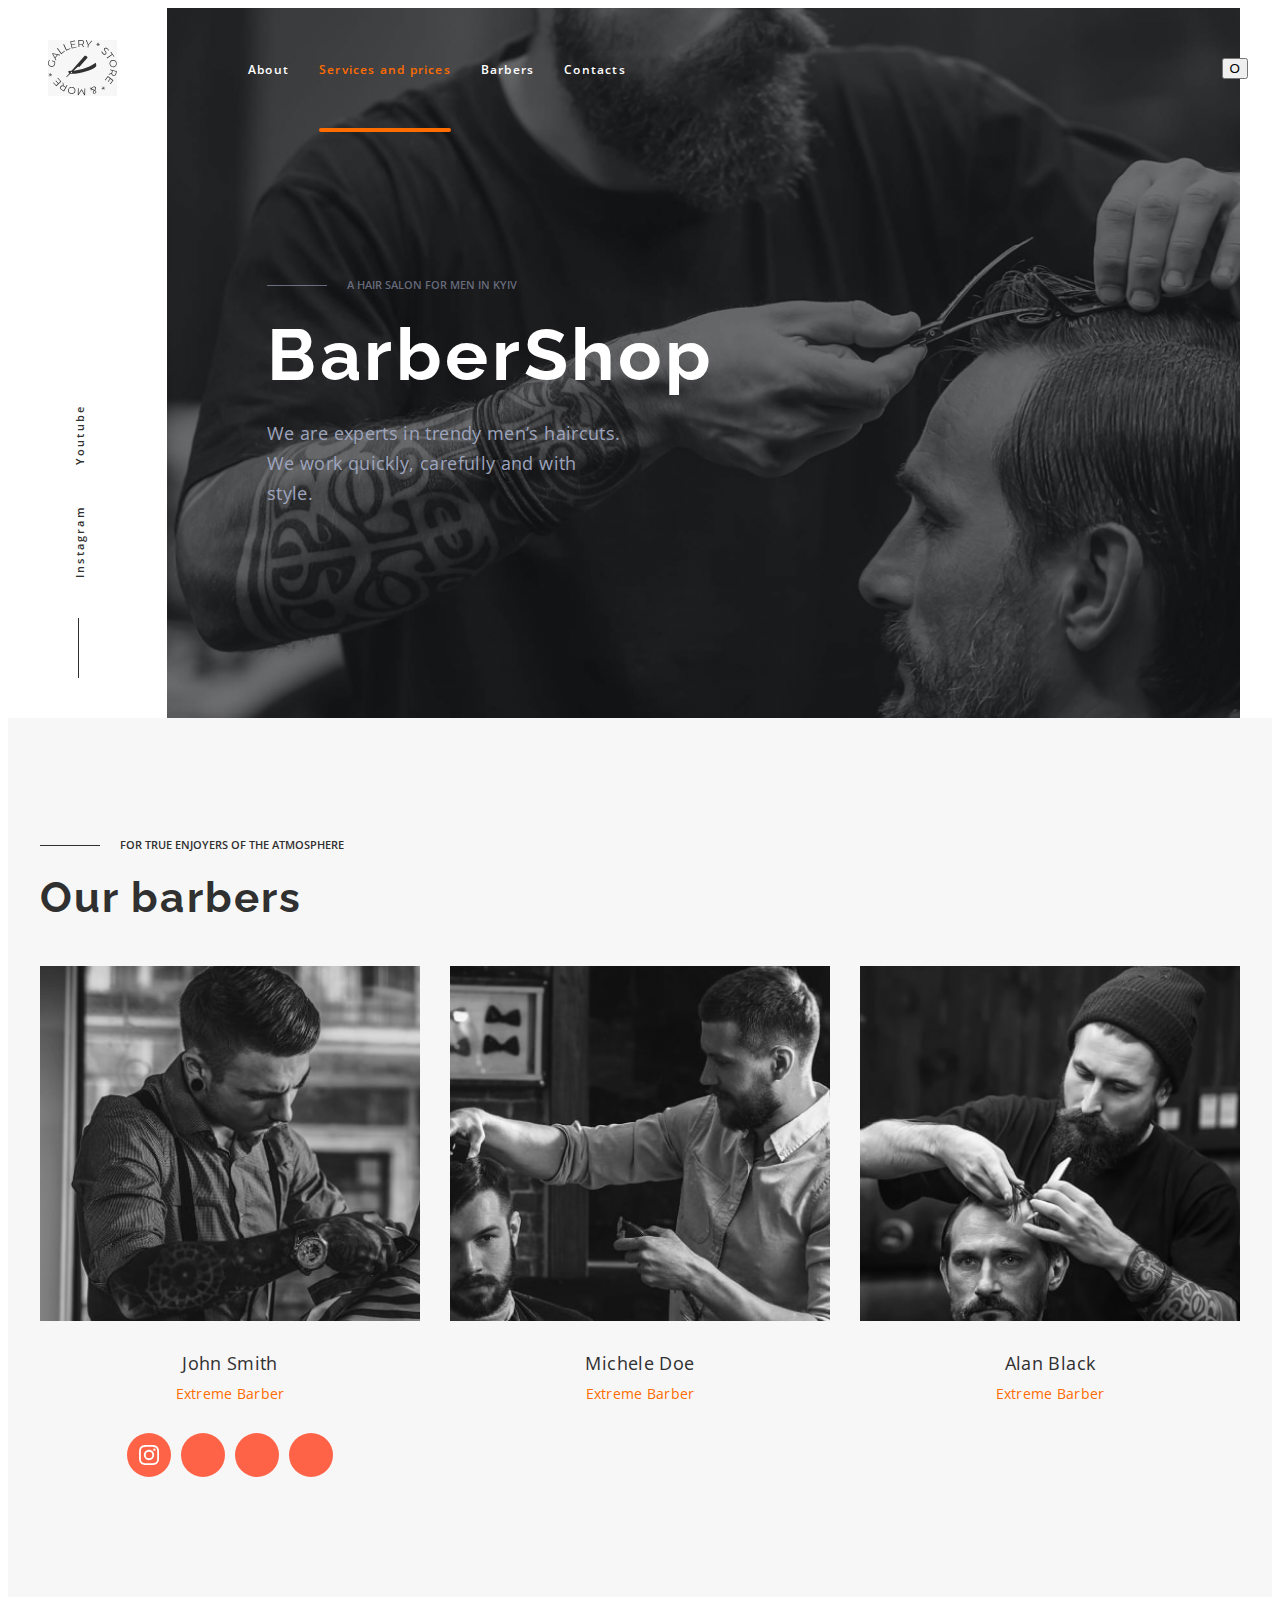
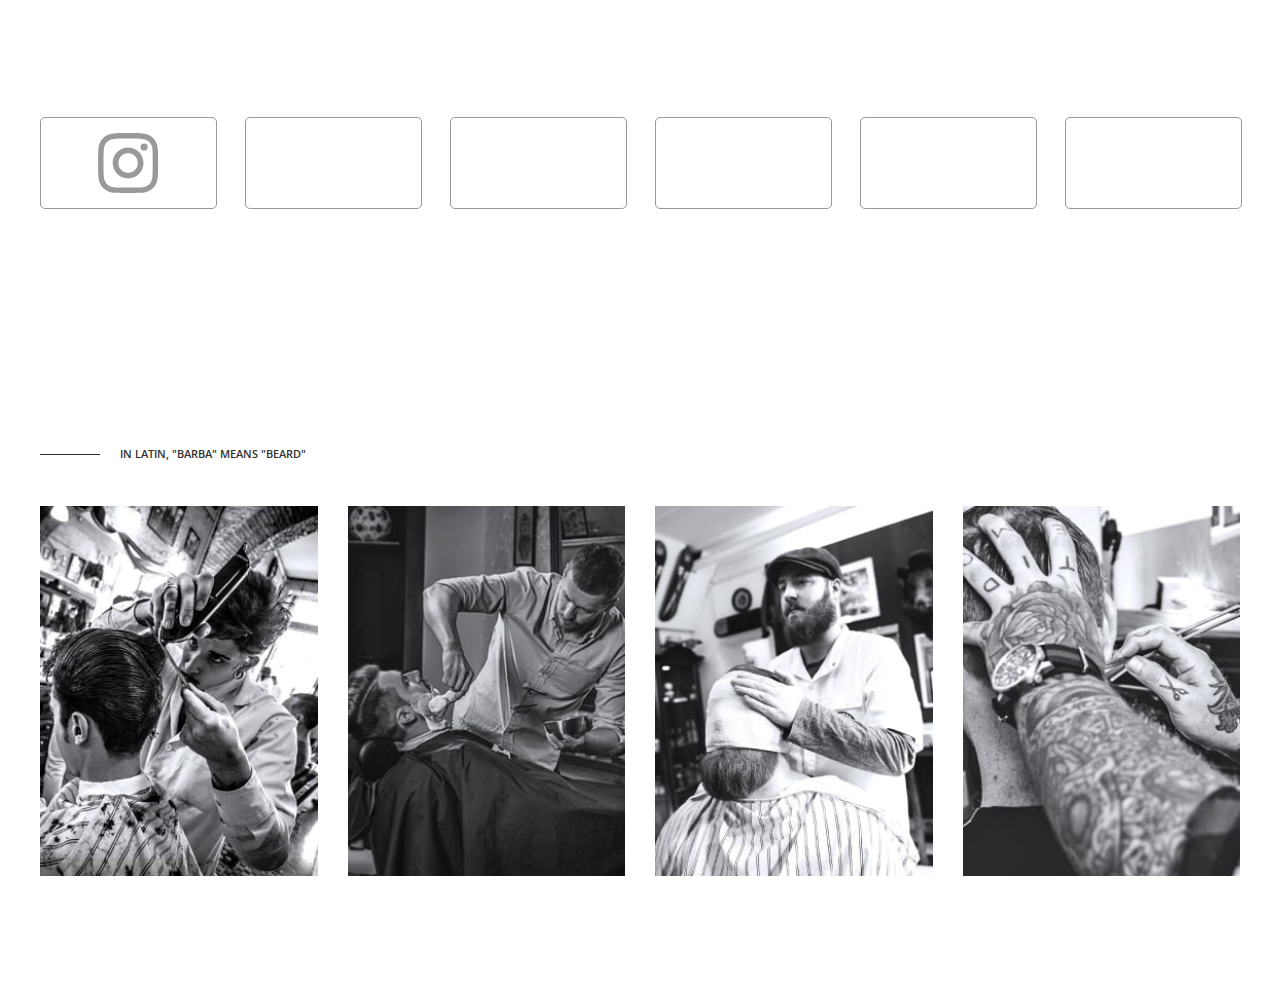
<file: index.html>
<!DOCTYPE html>
<html lang="en">
  <head>
    <meta charset="UTF-8" />
    <meta http-equiv="X-UA-Compatible" content="IE=edge" />
    <meta name="viewport" content="width=device-width, initial-scale=1.0" />
    <title>Barbershop &#128136;</title>
    <link href="https://fonts.googleapis.com" rel="preconnect" />
    <link href="https://fonts.gstatic.com" rel="preconnect" crossorigin />
    <link
      href="https://fonts.googleapis.com/css2?family=Open+Sans:wght@400;600;700&family=Raleway:wght@700&display=swap"
      rel="stylesheet"
    />
    <link
      href="https://cdnjs.cloudflare.com/ajax/libs/modern-normalize/1.1.0/modern-normalize.min.css"
      rel="stylesheet"
      integrity="sha512-wpPYUAdjBVSE4KJnH1VR1HeZfpl1ub8YT/NKx4PuQ5NmX2tKuGu6U/JRp5y+Y8XG2tV+wKQpNHVUX03MfMFn9Q=="
      crossorigin="anonymous"
      referrerpolicy="no-referrer"
    />
    <link href="https://unpkg.com/aos@2.3.1/dist/aos.css" rel="stylesheet" />
    <link
      href="https://cdnjs.cloudflare.com/ajax/libs/animate.css/4.1.1/animate.min.css"
      rel="stylesheet"
    />
    <link href="./css/styles.css" rel="stylesheet" />
    <link href="./css/mobile.css" rel="stylesheet" />
    <link href="./css/tablet.css" rel="stylesheet" />
    <link href="./css/desktop.css" rel="stylesheet" />
  </head>
  <body>
    <header class="header">
      <div class="container header-container">
        <nav class="header-navigation">
          <a class="header-logo" href>
            <img src="./img/logo.svg" alt="site logo" />
          </a>
          <ul class="header-list list">
            <li class="header-item">
              <a class="header-link link" href="./about.html">About</a>
            </li>
            <li class="header-item">
              <a class="header-link link current" href>Services and prices</a>
            </li>
            <li class="header-item">
              <a class="header-link link" href="#barbers">Barbers</a>
            </li>
            <li class="header-item">
              <a class="header-link link" href>Contacts</a>
            </li>
          </ul>
        </nav>
        <a class="header-tel link" href="tel:+380441111111"
          >+38 044 111 11 11</a
        >
        <button class="header-btn btn" data-modal-open type="button">
          Online-booking
        </button>
        <button class="menu-open-btn" data-menu-open type="button">O</button>
      </div>
      <div class="mob-menu is-hidden" data-menu>
        <div class="container">
          <div>
            <button class="menu-open-btn" data-menu-close type="button">
              X
            </button>
            <nav>
              <ul class="mob-menu-list list">
                <li class="mob-menu-item">
                  <a class="mob-menu-link link" href="./about.html">About</a>
                </li>
                <li class="mob-menu-item">
                  <a class="mob-menu-link link current" href
                    >Services and prices</a
                  >
                </li>
                <li class="mob-menu-item">
                  <a class="mob-menu-link link" href="#barbers">Barbers</a>
                </li>
                <li class="mob-menu-item">
                  <a class="mob-menu-link link" href>Contacts</a>
                </li>
              </ul>
            </nav>
          </div>
          <div>
            <a class="mob-menu-tel link" href="tel:+380441111111"
              >+38 044 111 11 11</a
            >
            <button class="mob-menu-btn btn" data-modal-open type="button">
              Online-booking
            </button>
            <ul class="mob-soc-list list">
              <li class="mob-soc-item">
                <a
                  class="mob-soc-link link"
                  href
                  target="_blank"
                  rel="noopener noreferrer nofollow"
                  >Instagram</a
                >
              </li>
              <li class="mob-soc-item">
                <a
                  class="mob-soc-link link"
                  href
                  target="_blank"
                  rel="noopener noreferrer nofollow"
                  >Youtube</a
                >
              </li>
            </ul>
          </div>
        </div>
      </div>
    </header>
    <main>
      <section class="hero">
        <div class="container hero-container">
          <div class="hero-soc">
            <ul class="hero-list list">
              <li class="hero-item">
                <a
                  class="hero-link link"
                  href
                  target="_blank"
                  rel="noopener noreferrer nofollow"
                  >Instagram</a
                >
              </li>
              <li class="hero-item">
                <a
                  class="hero-link link"
                  href
                  target="_blank"
                  rel="noopener noreferrer nofollow"
                  >Youtube</a
                >
              </li>
            </ul>
          </div>
          <div class="hero-wrap">
            <p class="hero-suptitle suptitle">A hair salon for men in Kyiv</p>
            <h1 class="hero-title animate__animated animate__wobble">
              BarberShop
            </h1>
            <p class="hero-subtitle">
              We are experts in trendy men’s haircuts. We work quickly,
              carefully and with style.
            </p>
          </div>
        </div>
      </section>
      <!-- <section class="about">
        <div class="container about-container">
          <ul class="about-list list">
            <li class="about-item">
              <img
                src="./img/about-img-1.jpeg"
                alt="haircut"
                width="270"
                height="445"
              />
            </li>
            <li class="about-item">
              <img
                src="./img/about-img-2.jpeg"
                alt="haircut"
                width="270"
                height="445"
              />
            </li>
          </ul>
          <div class="about-wrap">
            <p class="about-suptitle suptitle">About</p>
            <h2 class="about-title title" data-aos="fade-right">
              Best Barbershop in your city
            </h2>
            <p class="about-subtitle">
              If you want to add more confidence to your image, you should
              definitely visit us.
            </p>
            <p class="about-text">
              We are a team that never stops at what has been achieved and are
              thirsty for changes. And when you fall into the hands of our
              master, you will never be the same again. We are a team that is
              always "on the same wave" with clients. Therefore, we are always
              ready to improve everyone who comes to us!
            </p>
            <button class="about-btn btn" data-modal-open type="button">
              Online-booking
            </button>
          </div>
        </div>
      </section> -->
      <!-- <section class="prices">
        <div class="container">
          <p class="prices-suptitle suptitle">
            Spend your time with the best masters
          </p>
          <h2 class="prices-title title" data-aos="flip-up">
            Services and prices
          </h2>
          <div class="prices-wrap">
            <ul class="prices-list list">
              <li class="prices-item">
                <p class="prices-item-text">Men’s haircut</p>
                <p class="prices-item-text">from 300 uah.</p>
              </li>
              <li class="prices-item">
                <p class="prices-item-text">Beard trim</p>
                <p class="prices-item-text">from 300 uah.</p>
              </li>
              <li class="prices-item">
                <p class="prices-item-text">Mustache trim</p>
                <p class="prices-item-text">from 300 uah.</p>
              </li>
              <li class="prices-item">
                <p class="prices-item-text">Straight razor shave</p>
                <p class="prices-item-text">from 300 uah.</p>
              </li>
            </ul>
            <ul class="prices-list list">
              <li class="prices-item">
                <p class="prices-item-text">Trainee’s haircut</p>

                <p class="prices-item-text">from 300 uah.</p>
              </li>
              <li class="prices-item">
                <p class="prices-item-text">Haircut under the nozzle</p>
                <p class="prices-item-text">from 300 uah.</p>
              </li>
              <li class="prices-item">
                <p class="prices-item-text">Children’s haircut (0-12 y.o.)</p>
                <p class="prices-item-text">from 300 uah.</p>
              </li>
              <li class="prices-item">
                <p class="prices-item-text">Camouflage of gray hair</p>
                <p class="prices-item-text">from 300 uah.</p>
              </li>
            </ul>
          </div>
          <button class="prices-btn btn" data-modal-open type="button">
            Online-booking
          </button>
        </div>
      </section> -->
      <!-- <section class="benefits">
        <div class="container benefits-container">
          <ul class="benefits-list list">
            <li class="benefits-item">
              <span>600</span>
              <p class="benefits-item-text">Satisfied customers per day</p>
            </li>
            <li class="benefits-item">
              <span>50</span>
              <p class="benefits-item-text">Awards for excellent service</p>
            </li>
            <li class="benefits-item">
              <span>20</span>
              <p class="benefits-item-text">Kyiv’s best barbers</p>
            </li>
            <li class="benefits-item">
              <span>100</span>
              <p class="benefits-item-text">Gifts for regular customers</p>
            </li>
          </ul>
          <div class="benefits-wrap">
            <p class="benefits-suptitle suptitle">Old traditional school</p>
            <h2 class="benefits-title title" data-aos="zoom-in-down">
              ¿Why people come to us?
            </h2>
            <p class="benefits-subtitle">
              Only good things are said about us. But it's better to see and
              feel 1 time than read 10 times.
            </p>
          </div>
        </div>
      </section> -->
      <section class="barbers" id="barbers">
        <div class="container container-mini">
          <p class="barbers-suptitle suptitle">
            For true enjoyers of the atmosphere
          </p>
          <h2 class="barbers-title title">Our barbers</h2>
          <ul class="barbers-list list">
            <li class="barbers-item">
              <div class="barbers-top-wrap">
                <img
                  src="./img/barbers-img-1.jpeg"
                  alt="barber image"
                  srcset="
                    ./img/barbers-img-1.jpeg    1x,
                    ./img/barbers-img-1-2x.jpeg 2x
                  "
                  width="370"
                  height="346"
                />
                <p class="barbers-top-text">
                  Lorem ipsum dolor sit amet consectetur, adipisicing elit. Odio
                  accusantium quasi qui ut voluptatum, placeat odit sint harum
                  magni expedita nihil illum itaque officia, dignissimos
                  nesciunt cupiditate, reprehenderit aperiam sit! Lorem ipsum
                  dolor sit amet consectetur, adipisicing elit. Odio accusantium
                  quasi qui ut voluptatum, placeat odit sint harum magni
                  expedita nihil illum itaque officia, dignissimos nesciunt
                  cupiditate, reprehenderit aperiam sit!
                </p>
              </div>

              <div class="barbers-content">
                <h3 class="barbers-item-title">John Smith</h3>
                <p class="barbers-item-text">Extreme Barber</p>
                <ul class="barbers-soc-list list">
                  <li class="barbers-soc-item">
                    <a class="barbers-soc-link link" href>
                      <svg class="barbers-soc-icon" width="20" height="20">
                        <use href="./img/icons.svg#icon-instagram"></use>
                      </svg>
                    </a>
                  </li>
                  <li class="barbers-soc-item">
                    <a class="barbers-soc-link link" href></a>
                  </li>
                  <li class="barbers-soc-item">
                    <a class="barbers-soc-link link" href></a>
                  </li>
                  <li class="barbers-soc-item">
                    <a class="barbers-soc-link link" href></a>
                  </li>
                </ul>
              </div>
            </li>
            <li class="barbers-item">
              <img
                src="./img/barbers-img-2.jpeg"
                alt="barber image"
                width="370"
                height="346"
              />
              <div class="barbers-content">
                <h3 class="barbers-item-title">Michele Doe</h3>
                <p class="barbers-item-text">Extreme Barber</p>
              </div>
            </li>
            <li class="barbers-item">
              <img
                src="./img/barbers-img-3.jpeg"
                alt="barber image"
                width="370"
                height="346"
              />
              <div class="barbers-content">
                <h3 class="barbers-item-title">Alan Black</h3>
                <p class="barbers-item-text">Extreme Barber</p>
              </div>
            </li>
          </ul>
        </div>
      </section>
      <section class="test">
        <div class="container">
          <ul class="test-list list">
            <li class="test-item">
              <a class="test-link link" href
                ><svg class="test-icon" width="106" height="60">
                  <use href="./img/icons.svg#icon-instagram"></use></svg
              ></a>
            </li>
            <li class="test-item"><a class="test-link link" href></a></li>
            <li class="test-item"><a class="test-link link" href></a></li>
            <li class="test-item"><a class="test-link link" href></a></li>
            <li class="test-item"><a class="test-link link" href></a></li>
            <li class="test-item"><a class="test-link link" href></a></li>
          </ul>
        </div>
      </section>
      <section class="gallery">
        <div class="container">
          <p class="gallery-suptitle suptitle">
            In Latin, "barba" means "beard"
          </p>
          <h2 class="visually-hidden">Gallery</h2>
          <ul class="gallery-list list">
            <li class="gallery-item">
              <picture>
                <source
                  srcset="
                    ./img/gallery-img-1.jpeg    1x,
                    ./img/gallery-img-1-2x.jpeg 2x
                  "
                  media="(min-width: 1200px)"
                />
                <source
                  srcset="
                    ./img/gallery-img-1-tab.jpeg    1x,
                    ./img/gallery-img-1-tab-2x.jpeg 2x
                  "
                  media="(min-width: 768px)"
                />
                <source
                  srcset="
                    ./img/gallery-img-1-mob.jpeg    1x,
                    ./img/gallery-img-1-mob-2x.jpeg 2x
                  "
                  media="(max-width: 767px)"
                />
                <img
                  src="./img/gallery-img-1.jpeg"
                  alt="barber work"
                  width="270"
                  height="360"
                />
              </picture>
            </li>
            <li class="gallery-item">
              <img
                src="./img/gallery-img-2.jpeg"
                alt="barber work"
                width="270"
                height="360"
              />
            </li>
            <li class="gallery-item">
              <img
                src="./img/gallery-img-3.jpeg"
                alt="barber work"
                width="270"
                height="360"
              />
            </li>
            <li class="gallery-item">
              <img
                src="./img/gallery-img-4.jpeg"
                alt="barber work"
                width="418"
                height="360"
              />
            </li>
          </ul>
        </div>
      </section>
      <!-- <div class="contact-wrap">
        <div class="container">
          <section class="online">
            <h2 class="online-title title">Online-booking</h2>
            <form class="online-form">
              <input
                class="online-input online-item"
                name="online-name"
                type="text"
                placeholder="Name*"
              />
              <input
                class="online-input online-item"
                name="online-phone"
                type="tel"
                placeholder="Phone*"
              />
              <textarea
                class="online-text online-item"
                name="online-message"
                placeholder="Message"
              ></textarea>
              <button class="btn online-btn" type="submit">send</button>
            </form>
          </section>
          <section class="contacts">
            <h2 class="contacts-title title">Contacts</h2>
            <address class="contacts-address">
              <ul class="contacts-list list">
                <li class="contacts-item">
                  <a
                    class="contacts-link bold link"
                    href="https://goo.gl/maps/DNSx9ZMqSHzAVsaaA"
                    >st. Vasilkivska, 7A<br />
                    Kyiv, 08132</a
                  >
                </li>
                <li class="contacts-item">
                  <a class="contacts-link link" href="tel:+380441111111"
                    >+38 044 111 11 11</a
                  >
                </li>
                <li class="contacts-item">
                  <a
                    class="contacts-link link"
                    href="mailto:barbershop@email.com"
                    >barbershop@email.com</a
                  >
                </li>
              </ul>
            </address>
            <p class="contacts-text">Working hours</p>
            <p class="contacts-schedule">Every day from 9:00 to 22:00</p>
          </section>
        </div>
      </div> -->
    </main>
    <!-- <footer class="footer">
      <div class="container footer-container">
        <p class="footer-copy">&copy;Copyright 2020</p>
        <ul class="footer-list list">
          <li class="footer-item">
            <a
              class="footer-link link"
              href
              target="_blank"
              rel="noopener noreferrer nofollow"
              >Instagram</a
            >
          </li>
          <li class="footer-item">
            <a
              class="footer-link link"
              href
              target="_blank"
              rel="noopener noreferrer nofollow"
              >Youtube</a
            >
          </li>
        </ul>
      </div>
    </footer> -->
    <div class="backdrop is-hidden" data-modal>
      <div class="modal">
        <button class="modal-close" data-modal-close type="button">X</button>
        <p class="modal-title">Заголовок модального вікна</p>
        <form class="modal-form">
          <label class="modal-input-text"
            ><span>Введіть імя*</span>
            <span class="input-wrap">
              <input
                class="modal-input"
                name="user-name"
                type="text"
                placeholder="Микола"
                required
                minlength="2"
              />
              <svg class="modal-input-icon" width="18" height="18">
                <use href="./img/icons.svg#icon-person"></use>
              </svg>
            </span>
          </label>
          <div class="modal-field">
            <label class="modal-input-text" for="user-email"
              >Введіть пошту</label
            >
            <div class="input-wrap">
              <input
                class="modal-input"
                id="user-email"
                name="user-email"
                type="email"
                placeholder="test@mail.com"
              />
              <svg class="modal-input-icon" width="18" height="18">
                <use href="./img/icons.svg#icon-person"></use>
              </svg>
            </div>
          </div>
          <div class="modal-field">
            <label class="modal-input-text" for="user-tel"
              >Введіть телефон*</label
            >
            <input
              class="modal-input"
              id="user-tel"
              name="user-tel"
              type="tel"
              title="+380 (96) 111-11-11"
              placeholder="+380 (96) 111-11-11"
              required
            />
          </div>
          <div class="modal-field">
            <label class="modal-input-text" for="user-text"
              >Введіть коментар</label
            >
            <textarea
              class="modal-comment"
              id="user-text"
              name="user-text"
              placeholder="Коментар"
            ></textarea>
          </div>

          <div class="modal-field">
            <input
              class="modal-check visually-hidden"
              id="policy"
              name="policy"
              type="checkbox"
              value="true"
              required
            />
            <label class="check-text" for="policy">
              <span>
                <svg class="check-icon" width="10" height="8">
                  <use href="./img/icons.svg#icon-check"></use>
                </svg>
              </span>
              Політика користування</label
            >
          </div>
          <button type="submit">Send</button>
        </form>
      </div>
    </div>
    <script src="./js/modal.js"></script>
    <script src="./js/menu.js"></script>
    <script src="https://unpkg.com/aos@2.3.1/dist/aos.js"></script>
    <script>
      AOS.init();
    </script>
  </body>
</html>
</file>
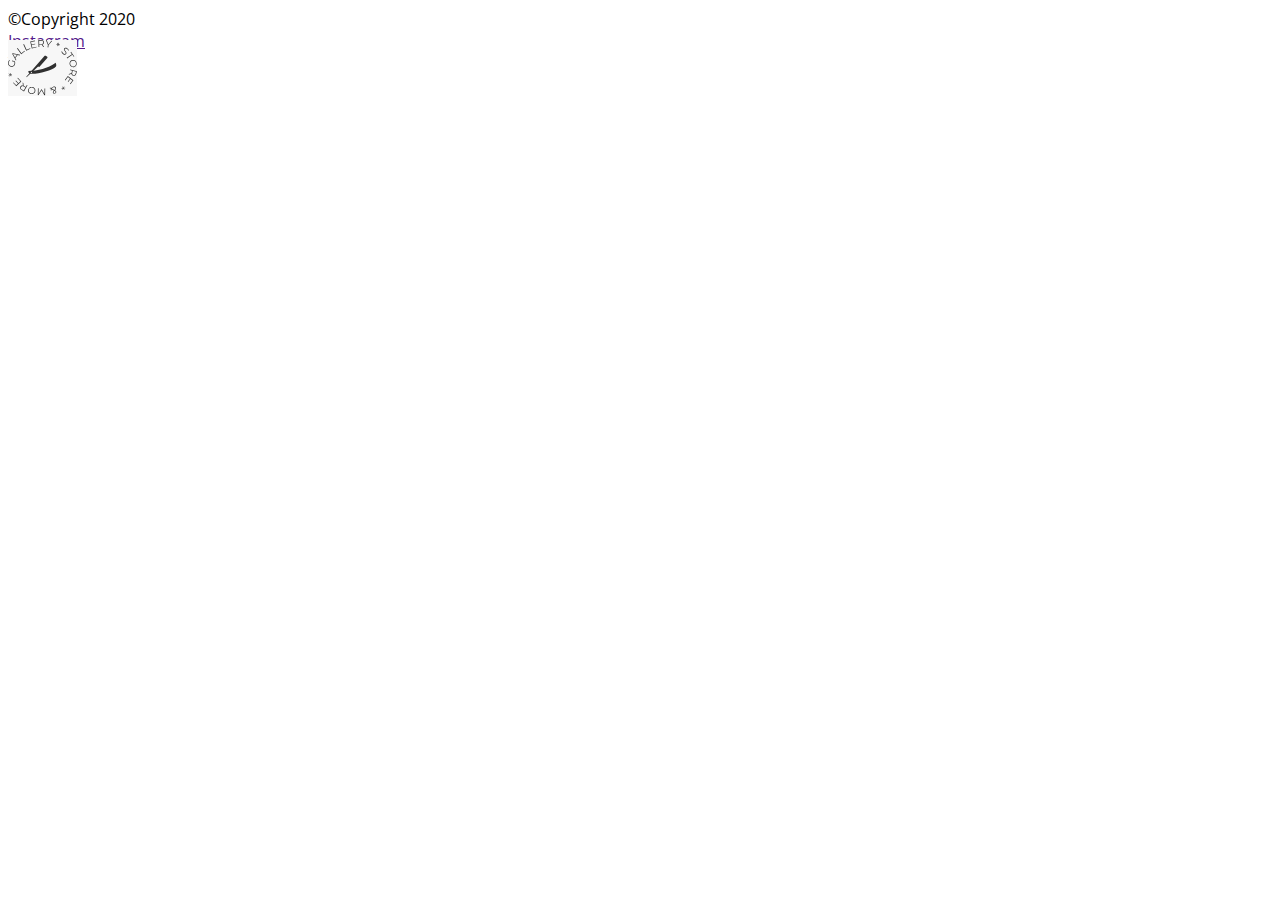
<file: about.html>
<!DOCTYPE html>
<html lang="en">
  <head>
    <meta charset="UTF-8" />
    <meta http-equiv="X-UA-Compatible" content="IE=edge" />
    <meta name="viewport" content="width=device-width, initial-scale=1.0" />
    <title>Barbershop &#128136;</title>
    <link rel="preconnect" href="https://fonts.googleapis.com" />
    <link rel="preconnect" href="https://fonts.gstatic.com" crossorigin />
    <link
      href="https://fonts.googleapis.com/css2?family=Open+Sans:wght@400;600;700&family=Raleway:wght@700&display=swap"
      rel="stylesheet"
    />
    <link rel="stylesheet" href="./css/styles.css" />
  </head>
  <body>
    <header class="header">
      <nav class="header-navigation">
        <a href="" class="header-logo">
          <img src="./img/logo.svg" alt="site logo" />
        </a>
        <ul class="header-list list">
          <li class="header-item">
            <a href="" class="header-link link">About</a>
          </li>
          <li class="header-item">
            <a href="" class="header-link link current">Services and prices</a>
          </li>
          <li class="header-item">
            <a href="#barbers" class="header-link link">Barbers</a>
          </li>
          <li class="header-item">
            <a href="" class="header-link link">Contacts</a>
          </li>
        </ul>
      </nav>
      <a href="tel:+380441111111" class="header-tel link">+38 044 111 11 11</a>
      <button type="button" class="header-btn btn">Online-booking</button>
    </header>
    <main></main>
    <footer>
      <p>&copy;Copyright 2020</p>
      <ul>
        <li class="">
          <a href="" target="_blank" rel="noopener noreferrer nofollow"
            >Instagram</a
          >
        </li>
        <li class="">
          <a href="" target="_blank" rel="noopener noreferrer nofollow"
            >Youtube</a
          >
        </li>
      </ul>
    </footer>
  </body>
</html>
</file>
<file: css/styles.css>
/* @font-face {
  font-family: Andruha-700;
  src: url(../fonts/OpenSans-Bold.ttf);
}

@font-face {
  font-family: Andruha-400;
  src: url(../fonts/OpenSans-Regular.ttf);
} */

:root {
  --main-title-color: #ffffff;
  --second-title-color: #303030;
  --main-btn-color: #ffffff;
  --second-btn-color: #303030;
  --accent-color: #ff6c00;
  --typical-lh: 1.36;
  --gra: linear-gradient(rgba(25, 28, 38, 0.2), rgba(25, 28, 38, 0.2));
}

body {
  font-family: 'open sans', sans-serif;
}

h1,
h2,
h3,
h4,
h5,
h6,
p {
  margin: 0;
}

ul {
  margin: 0;
  padding-left: 0;
}

button {
  cursor: pointer;
}

img {
  display: block;
  max-width: 100%;
  height: auto;
  width: 100%;
}

.list {
  list-style: none;
}

.link {
  text-decoration: none;
}

.no-scroll {
  overflow: hidden;
}

.container {
  padding-left: 15px;
  padding-right: 15px;
  margin-left: auto;
  margin-right: auto;
}

.visually-hidden {
  position: absolute;
  width: 1px;
  height: 1px;
  margin: -1px;
  border: 0;
  padding: 0;
  white-space: nowrap;
  clip-path: inset(100%);
  clip: rect(0 0 0 0);
  overflow: hidden;
}

.suptitle {
  font-weight: 600;
  font-size: 11px;
  line-height: var(--typical-lh);
  text-transform: uppercase;
  display: flex;
  align-items: center;
  gap: 20px;
}

.suptitle::before {
  content: '';
  width: 60px;
  height: 1px;
  background-color: currentColor;
}

.title {
  font-family: 'Raleway', sans-serif;
  font-size: 42px;
  line-height: 1.17;
  letter-spacing: 0.05em;
}

.btn {
  min-width: 160px;
  height: 40px;
  font-family: inherit;
  font-weight: 600;
  font-size: 12px;
  line-height: 1.33;
  letter-spacing: 0.09em;
  text-transform: uppercase;
  cursor: pointer;
  border: 1px solid #ff6c00;
  border-radius: 25px;
  background-color: transparent;
  transition: background-color 200ms linear, color 200ms linear;
}

.btn:is(:hover, :focus) {
  background-color: var(--accent-color);
  color: #ffffff;
}

/*-------------- HEADER----------------- */

.header {
  position: absolute;
  width: 100%;
  padding-top: 32px;
  padding-bottom: 32px;
}

.header-container {
  display: flex;
  align-items: center;
}
.header-navigation {
  display: flex;
  align-items: center;
  margin-right: auto;
}
.header-logo {
  margin-right: 131px;
  background-color: #f7f7f7;
}

.header-list {
  display: none;
}

.header-tel {
  display: none;
}

.header-btn {
  display: none;
}

.mob-menu {
  position: fixed;
  top: 0;
  z-index: 1;
  width: 100%;
  height: 100vh;
  background-color: #ffffff;
  padding-top: 48px;
  padding-bottom: 48px;
}

.mob-menu > .container {
  height: 100%;
  display: flex;
  flex-direction: column;
  justify-content: space-between;
  overflow-y: auto;
}
.menu-open-btn {
  display: block;
  margin-left: auto;
}
.mob-menu-list {
  margin-bottom: 64px;
}

.mob-menu-item:not(:last-child) {
  margin-bottom: 24px;
}
.mob-menu-link {
  font-weight: 600;
  font-size: 18px;
  line-height: calc(25 / 18);
  letter-spacing: 0.1em;
  color: #303030;
}

.mob-menu-tel {
  font-weight: 600;
  font-size: 18px;
  line-height: calc(25 / 18);
  letter-spacing: 0.1em;
  text-transform: uppercase;
  color: #303030;
}
.mob-menu-btn {
  display: block;
  margin-top: 24px;
  margin-bottom: 64px;
}

.mob-soc-list {
  position: relative;
  padding-left: 100px;
}

.mob-soc-list::before {
  content: '';
  position: absolute;
  left: 0;
  top: 9px;
  width: 60px;
  height: 1px;
  background-color: #303030;
}
.mob-soc-item:not(:last-child) {
  margin-bottom: 24px;
}
.mob-soc-link {
  font-weight: 600;
  font-size: 14px;
  line-height: calc(19 / 14);
  letter-spacing: 0.2em;

  color: #303030;
}

/*-------------- HERO----------------- */

.hero {
}

.hero-container {
  display: flex;
  padding: 0;
  max-width: 100%;
}

.hero-wrap {
  background-color: #626060;
  background-image: var(--gra), url(../img/hero-bg-mob.jpeg);
  flex-grow: 1;
  background-repeat: no-repeat;
  background-position: center;
  background-size: cover;
  padding: 210px 30px;
}

@media (min-device-pixel-ratio: 2),
  (min-resolution: 192dpi),
  (min-resolution: 2dppx) {
  .hero-wrap {
    background-image: var(--gra), url(../img/hero-bg-mob-2x.jpeg);
  }
}

.hero-soc {
  display: none;
}

.hero-suptitle {
  color: rgba(157, 164, 189, 0.6);
  margin-bottom: 20px;
}
.hero-title {
  font-family: 'Raleway', sans-serif;
  font-size: 42px;
  line-height: 1.17;
  letter-spacing: 0.05em;
  color: var(--main-title-color);
  margin-bottom: 20px;
  /* display: flex;
  align-items: baseline; */
}

/* .hero-title::before {
  content: '';
  width: 40px;
  height: 40px;
  background-image: url(../img/barbers-img-2.jpeg);
  background-size: cover;
  display: inline-block;
}

.hero-title::after {
  content: '😁';
  font-size: 35px;
} */

.hero-title:hover::before {
  color: deeppink;
}
.hero-subtitle {
  font-size: 16px;
  line-height: 1.62;
  letter-spacing: 0.02em;
  color: #9da4bd;
  max-width: 320px;
}

/*-------------- ABOUT----------------- */

.about {
  padding-top: 120px;
  padding-bottom: 120px;
}

.about-container {
  display: flex;
  gap: 30px;
}

.about-wrap {
  max-width: 470px;
}
.about-list {
  display: flex;
  gap: 30px;
  width: calc((100% - 30px) / 2);
  flex-shrink: 0;
}

.about-item {
  width: calc((100% - 30px) / 2);
}
.about-suptitle {
  color: #303030;
  margin-bottom: 20px;
}
.about-title {
  color: var(--second-title-color);
  margin-bottom: 20px;
}
.about-subtitle {
  font-size: 18px;
  line-height: 1.67;
  letter-spacing: 0.02em;
  color: #555555;
  margin-bottom: 20px;
}
.about-text {
  font-size: 14px;
  line-height: 1.86;
  letter-spacing: 0.02em;
  color: #555555;
  margin-bottom: 42px;
}
.about-btn {
  color: #303030;
}

/*-------------- PRICES----------------- */

.prices {
  max-width: 1600px;
  margin: 0 auto;
  background-color: #111319;
  background-image: url(../img/prices-bg.png);
  background-repeat: no-repeat;
  background-position: center;
  background-size: cover;
  padding-top: 120px;
  padding-bottom: 120px;
}

.prices-wrap {
  display: flex;
  justify-content: space-between;
  margin-bottom: 44px;
}
.prices-suptitle {
  color: rgba(157, 164, 189, 0.6);
  margin-bottom: 20px;
}
.prices-title {
  color: var(--main-title-color);
  margin-bottom: 44px;
}
.prices-list {
  padding: 30px 20px;
  width: calc((100% - 30px) / 2);
}

.prices-list:first-child {
  background-image: linear-gradient(
    180deg,
    #171a24 0%,
    rgba(23, 26, 36, 0.2) 100%
  );
}
.prices-list:last-child {
  background-image: linear-gradient(
    180deg,
    #090b13 0%,
    rgba(9, 11, 19, 0.2) 100%
  );
}
.prices-item {
  display: flex;
  justify-content: space-between;
  align-items: baseline;
  gap: 12px;
}

.prices-item:before {
  content: '';
  flex-grow: 1;
  height: 1px;
  background-color: rgba(157, 164, 189, 0.12);
}

.prices-item:not(:last-child) {
  margin-bottom: 20px;
}
.prices-item-text {
  font-size: 18px;
  line-height: 1.67;
  letter-spacing: 0.02em;
  color: #9da4bd;
}
.prices-item-text:first-child {
  order: -1;
}

.prices-btn {
  color: #ffffff;
  display: block;
  margin: 0 auto;
}

/*-------------- BENEFITS----------------- */

.benefits {
  padding-top: 120px;
  padding-bottom: 120px;
}

.benefits-container {
  display: flex;
  padding-left: 85px;
  gap: 130px;
}
.benefits-list {
  display: flex;
  width: 370px;
  flex-wrap: wrap;
  flex-shrink: 0;
}

/* .benefits-list.list {
}

.benefits-list .list {
} */

.benefits-item {
  width: 170px;
  height: 133px;
  background-color: #f7f7f7;
  padding: 20px 24px;
}

.benefits-item:nth-child(odd) {
  margin-right: 30px;
}

.benefits-item:nth-child(even) {
  margin-top: 30px;
}

.benefits-item > span {
  font-weight: 700;
  font-size: 42px;
  line-height: calc(57 / 42);
  text-align: center;
  letter-spacing: 0.05em;
  color: #303030;
  display: block;
  margin-bottom: 6px;
  position: relative;
}

.benefits-item > span::after {
  content: '+';
  position: absolute;
  top: 7px;
  font-weight: 600;
  font-size: 16px;
  line-height: calc(22 / 16);
  text-align: center;
  color: #ff6c00;
  vertical-align: top;
}

/* .benefits-item > span::before {
  content: '+';
} */
.benefits-item-text {
  font-weight: 600;
  font-size: 11px;
  line-height: var(--typical-lh);
  text-align: center;
  color: #303030;
}

.benefits-wrap {
  max-width: 500px;
}
.benefits-suptitle {
  color: #303030;
  margin-bottom: 20px;
}
.benefits-title {
  color: var(--second-title-color);
  margin-bottom: 20px;
}
.benefits-subtitle {
  font-size: 18px;
  line-height: 1.67;
  letter-spacing: 0.02em;
  color: #555555;
}

/*-------------- BARBERS----------------- */

.barbers {
  background-color: #f7f7f7;
  padding-top: 84px;
  padding-bottom: 84px;
}

.barbers-suptitle {
  color: #303030;
  margin-bottom: 20px;
}

.barbers-title {
  color: var(--second-title-color);
  margin-bottom: 44px;
}

.barbers-list {
  display: flex;
  flex-wrap: wrap;
  gap: 30px;
}

.barbers-item {
  /* width: calc((100% - 60px) / 3); */
  width: 100%;
}

.barbers-item:hover .barbers-top-text {
  transform: translateY(0%);
}

.barbers-top-wrap {
  position: relative;
  overflow: hidden;
}

.barbers-top-text {
  position: absolute;
  top: 0;
  font-size: 18px;
  line-height: 1.5;
  color: #ffffff;
  background-color: rgba(255, 106, 0, 0.486);
  padding: 40px;
  height: 100%;
  transform: translateY(100%);
  transition: transform 200ms linear;
  overflow: auto;
}

.barbers-content {
  padding-top: 30px;
}
.barbers-item-title {
  font-weight: 400;
  font-size: 18px;
  line-height: calc(25 / 18);
  text-align: center;
  letter-spacing: 0.02em;
  color: #303030;
  margin-bottom: 8px;
}
.barbers-item-text {
  font-size: 14px;
  line-height: calc(19 / 14);
  text-align: center;
  letter-spacing: 0.02em;
  color: var(--accent-color);
  margin-bottom: 30px;
}

.barbers-soc-list {
  display: flex;
  justify-content: center;
  gap: 10px;
}

.barbers-soc-item {
  width: 44px;
  height: 44px;
}
.barbers-soc-link {
  width: 100%;
  height: 100%;
  background-color: tomato;
  display: flex;
  align-items: center;
  justify-content: center;
  border-radius: 50%;
  transition: background-color 200ms linear;
}

.barbers-soc-icon {
  fill: #ffffff;
}

.barbers-soc-link:is(:hover, :focus) {
  background-color: rgb(71, 27, 20);
}

.test {
  padding-top: 84px;
  padding-bottom: 84px;
}

.test-list {
  display: flex;
  flex-wrap: wrap;
  gap: 30px;
}

.test-item {
  width: calc((100% - 30px) / 2);
  height: 90px;
}
.test-link {
  width: 100%;
  height: 100%;
  border: 1px solid #999999;
  display: flex;
  align-items: center;
  justify-content: center;
  border-radius: 5px;
  color: #999999;
  transition: border-color 200ms linear, color 200ms linear;
}

.test-icon {
  fill: currentColor;
}

.test-link:is(:hover, :focus) {
  border-color: var(--accent-color);
  color: var(--accent-color);
}

/* .test-link:is(:hover, :focus) {
  border-color: var(--accent-color);
}

.test-link:is(:hover, :focus) .test-icon {
  fill: var(--accent-color);
} */

/*-------------- GALLERY----------------- */

.gallery {
  padding-top: 84px;
  padding-bottom: 84px;
}

.gallery-suptitle {
  color: #303030;
  margin-bottom: 71px;
}

.gallery-list {
  display: flex;
  flex-wrap: wrap;
  gap: 30px;
}

.gallery-item {
  /* width: calc((100% - 90px) / 4); */
  width: 100%;
}

.contact-wrap {
  max-width: 1600px;
  margin: 0 auto;
  background-color: #191c26;
  background-image: url(../img/contacts-bg.png);
  background-repeat: no-repeat;
  background-position: right;
  background-size: calc(50% - 15px) 100%;
}

.contact-wrap > .container {
  display: flex;
}

/*-------------- ONLINE----------------- */

.online {
  width: calc(50% + 15px);
  padding-top: 130px;
  padding-bottom: 120px;
  padding-right: 30px;
}

.online-form {
  display: flex;
  flex-wrap: wrap;
  justify-content: space-between;
}

.online-title {
  color: var(--main-title-color);
  margin-bottom: 44px;
}

.online-item {
  background-color: transparent;
  border: none;
  border-bottom: 1px solid rgba(157, 164, 189, 0.4);
  outline: transparent;
  color: #f7f7f7;
  font-size: 11px;
}
.online-item:focus {
  border-color: #ffffff;
}

.online-item::placeholder {
  font-weight: 600;
  font-size: 11px;
  line-height: 1.36;
  letter-spacing: 0.1em;
  text-transform: uppercase;
  color: rgba(157, 164, 189, 0.4);
}

.online-item:focus::placeholder {
  color: #ffffff;
}

.online-input {
  width: 270px;
  height: 24px;
  margin-bottom: 44px;
  padding-bottom: 8px;
}

.online-text {
  width: 100%;
  height: 76px;
  resize: none;
  margin-bottom: 44px;
}

.online-btn {
  color: var(--main-btn-color);
}

/* -------------- CONTACTS----------------- */

.contacts {
  padding-top: 130px;
  padding-bottom: 120px;
  padding-left: 100px;
  width: calc(50% - 15px);
}

.contacts-title {
  color: var(--main-title-color);
  margin-bottom: 40px;
}

.contacts-address {
  font-style: normal;
  margin-bottom: 70px;
}
.contacts-list {
}

.contacts-item:not(:last-child) {
  margin-bottom: 20px;
}
.contacts-link {
  font-size: 18px;
  line-height: 1.67;
  letter-spacing: 0.02em;
  color: #9da4bd;
}

.contacts-link.bold {
  font-weight: 700;
}

.contacts-text {
  font-weight: 600;
  font-size: 11px;
  line-height: var(--typical-lh);
  text-transform: uppercase;
  color: #ffffff;
  margin-bottom: 20px;
}
.contacts-schedule {
  font-size: 18px;
  line-height: 1.67;
  letter-spacing: 0.02em;

  color: #9da4bd;
}

/* -------------- FOOTER----------------- */

.footer {
  padding-top: 56px;
  padding-bottom: 56px;
}

.footer-container {
  display: flex;
  justify-content: space-between;
}

.footer-copy {
  font-weight: 600;
  font-size: 11px;
  line-height: 1.36;
  letter-spacing: 0.2em;
  color: #9da4bd;
}
.footer-list {
  display: flex;
  align-items: center;
  gap: 40px;
}

.footer-list::before {
  content: '';
  width: 60px;
  height: 1px;
  background-color: #303030;
}

.footer-item {
}
.footer-link {
  font-weight: 600;
  font-size: 11px;
  line-height: 1.36;
  letter-spacing: 0.2em;
  color: #303030;
}

.backdrop {
  position: fixed;
  top: 0;
  width: 100%;
  height: 100%;
  background-color: rgba(48, 48, 48, 0.518);
  transition: opacity 200ms linear, visibility 200ms linear;
}

.is-hidden {
  opacity: 0;
  visibility: hidden;
  pointer-events: none;
}
.modal {
  position: absolute;
  top: 50%;
  left: 50%;
  transform: translate(-50%, -50%) scaleY(1);
  width: 500px;
  min-height: 500px;
  background-color: #ffffff;
  border-radius: 10px;
  padding: 20px;
  transition: transform 200ms linear;
}

.backdrop.is-hidden .modal {
  transform: translate(-50%, -50%) scaleY(0);
}
.modal-close {
  width: 30px;
  height: 30px;
  border: 1px solid #999999;
  border-radius: 50%;
  background-color: #555555;
  color: #ffffff;
  display: block;
  margin-left: auto;
  margin-bottom: 10px;
}

.modal-title {
  font-size: 18px;
  font-weight: 600;
  line-height: 1.5;
  color: #090b13;
  text-align: center;
  margin-bottom: 20px;
}

.modal-field {
  margin-bottom: 15px;
}

.input-wrap {
  position: relative;
}

.modal-input {
  width: 100%;
  height: 45px;
  border: 1px solid #999999;
  border-radius: 5px;
  outline: transparent;
  font-size: 14px;
  color: #4016ca;
  padding-left: 35px;
}

.modal-input:focus,
.modal-comment:focus {
  border-color: var(--accent-color);
}

.modal-input:focus + .modal-input-icon {
  fill: var(--accent-color);
}

.modal-input-icon {
  position: absolute;
  left: 10px;
  top: 50%;
  transform: translateY(-50%);
}

.modal-input-text span,
.modal-input-text {
  font-size: 12px;
  color: #555555;
  margin-bottom: 5px;
  display: block;
}

.modal-input::placeholder,
.modal-comment::placeholder {
  color: #ff6c00;
  font-size: 12px;
}

.modal-input:not(:focus):not(:placeholder-shown):valid {
  background-color: rgba(118, 192, 43, 0.472);
}

.modal-input:not(:focus):not(:placeholder-shown):invalid {
  background-color: rgba(221, 95, 37, 0.472);
}

.modal-comment {
  width: 100%;
  height: 100px;
  border: 1px solid #999999;
  border-radius: 5px;
  outline: transparent;
  font-size: 14px;
  color: #4016ca;
  padding: 10px;
  resize: none;
}

.check-text {
  font-size: 14px;
  font-weight: 600;
  color: #626060;
  display: flex;
  align-items: center;
  position: relative;
}

/* -------------toggle check------------- */

/* .check-text::before {
  content: '';
  width: 40px;
  height: 22px;
  border: 1px solid #999999;
  border-radius: 50px;
  margin-right: 10px;
  transition: background-color 300ms linear, border-color 300ms linear;
}

.check-text::after {
  position: absolute;
  left: 2px;
  top: 2px;
  content: '';
  width: 18px;
  height: 18px;
  background-color: #9da4bd;
  border-radius: 50%;
  transition: transform 300ms linear, background-color 300ms linear;
}

.modal-check:checked + .check-text::after {
  transform: translate(18px);
  background-color: #f7f7f7;
}

.modal-check:checked + .check-text::before {
  background-color: rgb(169, 229, 169);
  border-color: transparent;
} */

/* --------------------------- */

.check-text span {
  display: flex;
  align-items: center;
  justify-content: center;
  width: 16px;
  height: 16px;
  border: 1.25px solid #2e2f42;
  border-radius: 2px;
  margin-right: 8px;
  transition: background-color 300ms linear;
  fill: transparent;
}

.modal-check:checked + .check-text span {
  background-color: var(--accent-color);
  border: none;
  fill: #ffffff;
}

/* .check-text::before {
  content: '';
  width: 16px;
  height: 16px;
  border: 1.25px solid #2e2f42;
  border-radius: 2px;
  margin-right: 8px;
  transition: background-color 300ms linear;
}

.modal-check:checked + .check-text::before {
  background-color: var(--accent-color);
  border: none;
  background-image: url(../img/check.svg);
  background-position: center;
  background-repeat: no-repeat;
} */
</file>
<file: css/mobile.css>
@media screen and (min-width: 480px) {
  .container {
    max-width: 448px;
  }

  .hero-container {
    max-width: 100%;
  }

  .hero-wrap {
    background-image: var(--gra), url(../img/hero-bg-tab.jpeg);
  }

  @media (min-device-pixel-ratio: 2),
    (min-resolution: 192dpi),
    (min-resolution: 2dppx) {
    .hero-wrap {
      background-image: var(--gra), url(../img/hero-bg-tab-2x.jpeg);
    }
  }

  .hero-title {
    font-size: 48px;
  }
}
</file>
<file: css/tablet.css>
@media screen and (min-width: 768px) {
  .container {
    max-width: 720px;
  }

  .header-list {
    display: flex;
    gap: 30px;
  }

  .header-item {
  }

  .header-link {
    font-weight: 600;
    font-size: 12px;
    line-height: 1.33;
    letter-spacing: 0.1em;
    color: #ffffff;
    transition: color 200ms linear;
  }

  .current {
    color: var(--accent-color);
    position: relative;
  }

  .current::after {
    content: '';
    position: absolute;
    left: 0;
    bottom: -54px;
    width: 100%;
    height: 4px;
    border-radius: 2px;
    background-color: var(--accent-color);
  }

  .header-link:hover,
  .header-link:focus {
    color: var(--accent-color);
  }

  .header-tel {
    font-weight: 600;
    font-size: 12px;
    line-height: 1.33;
    letter-spacing: 0.1em;
    text-transform: uppercase;
    color: var(--main-title-color);
    margin-right: 43px;
    transition: color 200ms linear;
  }

  .header-tel:hover,
  .header-tel:focus {
    color: var(--accent-color);
  }

  .header-btn {
    color: #ffffff;
  }

  .hero-wrap {
    background-image: var(--gra), url(../img/hero-bg.jpeg);
  }

  @media (min-device-pixel-ratio: 2),
    (min-resolution: 192dpi),
    (min-resolution: 2dppx) {
    .hero-wrap {
      background-image: var(--gra), url(../img/hero-bg-2x.jpeg);
    }
  }

  .hero-soc {
    width: 100px;
    display: flex;
    align-items: flex-end;
    padding-left: 27px;
    padding-bottom: 40px;
  }

  .hero-list {
    display: flex;
    align-items: center;
    gap: 40px;
    transform: rotate(-90deg) translateY(100%);
    transform-origin: bottom left;
  }

  .hero-list::before {
    content: '';
    width: 60px;
    height: 1px;
    background-color: #303030;
  }

  .hero-link {
    font-weight: 600;
    font-size: 11px;
    line-height: 1.36;
    letter-spacing: 0.2em;
    color: #303030;
    transition: color 200ms linear;
  }

  .hero-link:hover,
  .hero-link:focus {
    color: #ff6c00;
  }

  .hero-wrap {
    padding: 270px 100px 235px;
  }

  .hero-subtitle {
    font-size: 18px;
    line-height: 1.67;
    max-width: 360px;
  }

  .container.container-mini {
    max-width: 480px;
  }

  .barbers {
    padding-top: 100px;
    padding-bottom: 100px;
  }

  .test {
    padding-top: 100px;
    padding-bottom: 100px;
  }

  .test-item {
    width: calc((100% - 60px) / 3);
  }

  .gallery {
    padding-top: 100px;
    padding-bottom: 100px;
  }

  .gallery-suptitle {
    margin-bottom: 44px;
  }

  .gallery-item {
    width: calc((100% - 30px) / 2);
  }
}
</file>
<file: css/desktop.css>
@media screen and (min-width: 1200px) {
  .container {
    max-width: 1200px;
  }

  .container.container-mini {
    max-width: 1200px;
  }

  .hero-wrap {
    padding-bottom: 210px;
  }

  .hero-title {
    font-size: 72px;
    line-height: 1.18;
  }

  .barbers {
    padding-top: 120px;
    padding-bottom: 120px;
  }

  .barbers-item {
    width: calc((100% - 60px) / 3);
  }

  .test {
    padding-top: 120px;
    padding-bottom: 120px;
  }

  .test-item {
    width: calc((100% - 150px) / 6);
  }

  .gallery {
    padding-top: 120px;
    padding-bottom: 120px;
  }

  .gallery-item {
    width: calc((100% - 90px) / 4);
  }
}
</file>
